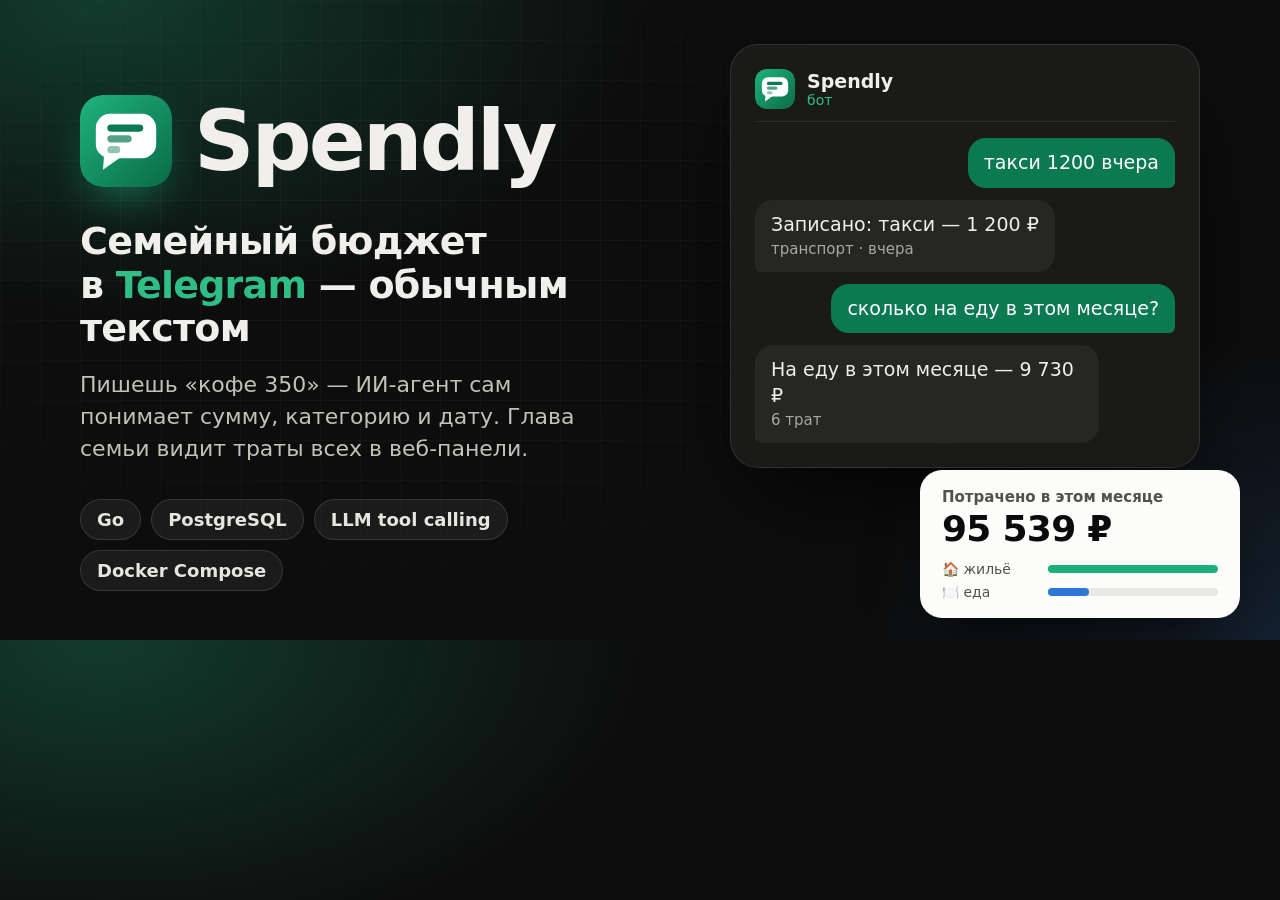
<file: docs/assets/social-preview.html>
<!doctype html>
<!-- Source of social-preview.png (1280×640). Re-render with any headless browser at 1280×640. -->
<html lang="ru">
<head>
<meta charset="utf-8">
<style>
  * { box-sizing: border-box; margin: 0; }
  html, body { width: 1280px; height: 640px; overflow: hidden; }
  body {
    font-family: system-ui, -apple-system, "Segoe UI", Roboto, sans-serif;
    color: #f0efec;
    background:
      radial-gradient(900px 520px at 8% 0%, rgba(31, 179, 126, 0.28), transparent 60%),
      radial-gradient(700px 500px at 100% 100%, rgba(57, 135, 229, 0.16), transparent 60%),
      #0d0d0d;
    position: relative;
  }
  body::before { /* faint grid */
    content: ""; position: absolute; inset: 0;
    background-image: linear-gradient(rgba(255,255,255,.035) 1px, transparent 1px), linear-gradient(90deg, rgba(255,255,255,.035) 1px, transparent 1px);
    background-size: 40px 40px;
    mask-image: radial-gradient(800px 500px at 30% 40%, #000 30%, transparent 75%);
  }
  .left { position: absolute; left: 80px; top: 92px; width: 600px; }
  .brand { display: flex; align-items: center; gap: 22px; }
  .brand img { width: 92px; height: 92px; border-radius: 22px; box-shadow: 0 20px 50px -18px rgba(31,179,126,.8); }
  .brand h1 { font-size: 84px; font-weight: 800; letter-spacing: -0.035em; }
  .tagline { margin-top: 30px; font-size: 38px; font-weight: 700; letter-spacing: -0.02em; line-height: 1.15; }
  .tagline em { font-style: normal; color: #2fbf86; }
  .sub { margin-top: 18px; font-size: 22px; line-height: 1.45; color: #c3c2b7; max-width: 540px; }
  .chips { margin-top: 34px; display: flex; flex-wrap: wrap; gap: 10px; }
  .chip { padding: 9px 16px; border-radius: 999px; background: rgba(255,255,255,.06); border: 1px solid rgba(255,255,255,.12); font-size: 18px; font-weight: 600; color: #e6e5e0; }

  .chat {
    position: absolute; right: 80px; top: 44px; width: 470px; padding: 24px;
    border-radius: 28px; background: #1a1a19; border: 1px solid rgba(255,255,255,.1);
    box-shadow: 0 40px 90px -30px rgba(0,0,0,.9);
    display: grid; gap: 12px;
  }
  .chat-head { display: flex; align-items: center; gap: 12px; padding-bottom: 12px; border-bottom: 1px solid #2c2c2a; margin-bottom: 4px; }
  .chat-head img { width: 40px; height: 40px; border-radius: 12px; }
  .chat-head b { font-size: 19px; }
  .chat-head span { display: block; font-size: 14px; color: #2fbf86; }
  .msg { max-width: 82%; padding: 12px 16px; border-radius: 18px; font-size: 19px; line-height: 1.35; }
  .me { justify-self: end; background: #0b7a53; color: #fff; border-bottom-right-radius: 6px; }
  .bot { justify-self: start; background: #262624; border-bottom-left-radius: 6px; }
  .bot small { display: block; color: #a9a89f; font-size: 15px; margin-top: 2px; }

  .stat {
    position: absolute; right: 40px; bottom: 22px; width: 320px; padding: 18px 22px;
    border-radius: 22px; background: #fcfcfb; color: #0b0b0b;
    box-shadow: 0 30px 70px -24px rgba(0,0,0,.85);
  }
  .stat p { font-size: 15px; color: #52514e; font-weight: 600; }
  .stat strong { display: block; font-size: 36px; letter-spacing: -0.02em; margin: 2px 0 12px; }
  .row { display: grid; grid-template-columns: 96px 1fr; align-items: center; gap: 10px; font-size: 14px; color: #52514e; margin-top: 7px; }
  .track { height: 8px; border-radius: 4px; background: #e9e8e2; overflow: hidden; }
  .fill { height: 100%; border-radius: 0 4px 4px 0; }
</style>
</head>
<body>
  <div class="left">
    <div class="brand"><img src="../../web/logo.svg" alt=""><h1>Spendly</h1></div>
    <p class="tagline">Семейный бюджет<br>в <em>Telegram</em> — обычным текстом</p>
    <p class="sub">Пишешь «кофе 350» — ИИ-агент сам понимает сумму, категорию и дату. Глава семьи видит траты всех в веб-панели.</p>
    <div class="chips">
      <span class="chip">Go</span><span class="chip">PostgreSQL</span><span class="chip">LLM tool calling</span><span class="chip">Docker Compose</span>
    </div>
  </div>

  <div class="chat">
    <div class="chat-head"><img src="../../web/logo.svg" alt=""><div><b>Spendly</b><span>бот</span></div></div>
    <div class="msg me">такси 1200 вчера</div>
    <div class="msg bot">Записано: такси — 1 200 ₽<small>транспорт · вчера</small></div>
    <div class="msg me">сколько на еду в этом месяце?</div>
    <div class="msg bot">На еду в этом месяце — 9 730 ₽<small>6 трат</small></div>
  </div>

  <div class="stat">
    <p>Потрачено в этом месяце</p>
    <strong>95 539 ₽</strong>
    <div class="row">🏠 жильё<div class="track"><div class="fill" style="width:100%;background:#1baf7a"></div></div></div>
    <div class="row">🍽️ еда<div class="track"><div class="fill" style="width:24%;background:#2a78d6"></div></div></div>
  </div>
</body>
</html>
</file>
